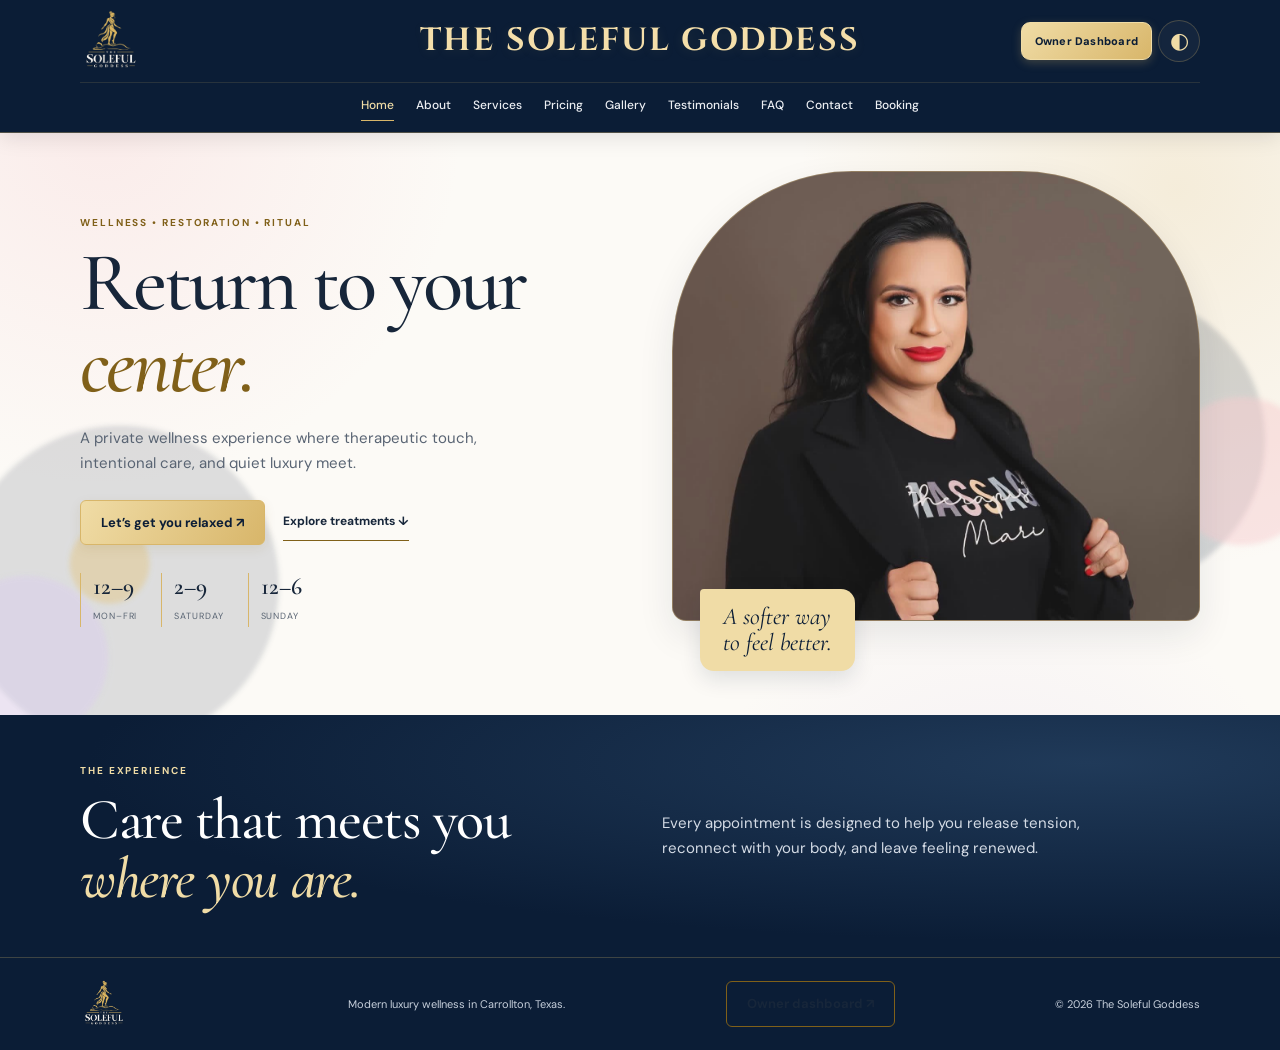
<file: index.html>
<!doctype html><html lang="en"><head><meta charset="utf-8"><meta name="viewport" content="width=device-width,initial-scale=1"><meta name="description" content="The Soleful Goddess luxury wellness spa in Carrollton, Texas."><title>The Soleful Goddess | Home</title><link rel="preconnect" href="https://fonts.googleapis.com"><link rel="preconnect" href="https://fonts.gstatic.com" crossorigin><link href="https://fonts.googleapis.com/css2?family=Cinzel:wght@700;800;900&family=Cormorant+Garamond:wght@400;500;600;700&family=DM+Sans:wght@400;500;600;700&display=swap" rel="stylesheet"><link rel="icon" href="assets/logo.png" type="image/png"><link rel="stylesheet" href="styles.css?v=10"></head><body><header class="site-header"><div class="wrap nav"><a href="index.html" aria-label="Home"><img class="brand-logo" src="assets/logo.png" alt="The Soleful Goddess logo"></a><a class="brand-title" href="index.html">THE SOLEFUL GODDESS</a><div class="nav-actions"><a class="owner-nav" href="owner.html" aria-label="Owner dashboard">Owner Dashboard</a><button class="theme" aria-label="Switch color theme" aria-pressed="false">◐</button><button class="menu" aria-label="Toggle navigation" aria-expanded="false" aria-controls="siteNavigation">☰</button></div></div><nav class="nav-links wrap" id="siteNavigation" aria-label="Main navigation"><a href="index.html" class="active" aria-current="page">Home</a><a href="about.html">About</a><a href="services.html">Services</a><a href="pricing.html">Pricing</a><a href="gallery.html">Gallery</a><a href="testimonials.html">Testimonials</a><a href="faq.html">FAQ</a><a href="contact.html">Contact</a><a href="booking.html">Booking</a></nav></header><main><section class="wrap hero"><div><p class="eyebrow">WELLNESS • RESTORATION • RITUAL</p><h1>Return to your<br><em>center.</em></h1><p>A private wellness experience where therapeutic touch, intentional care, and quiet luxury meet.</p><div class="hero-actions"><a class="button" href="booking.html">Let’s get you relaxed ↗</a><a class="text-link" href="services.html">Explore treatments ↓</a></div><div class="stats"><div><strong>12–9</strong><span>Mon–Fri</span></div><div><strong>2–9</strong><span>Saturday</span></div><div><strong>12–6</strong><span>Sunday</span></div></div></div><div><div class="hero-photo"><img src="assets/portrait.jpg" alt="Veronica Marie Castro, owner of The Soleful Goddess"></div><div class="hero-note">A softer way<br>to feel better.</div></div></section><section class="band"><div class="wrap band-grid"><div><p class="eyebrow">THE EXPERIENCE</p><h2>Care that meets you<br><em>where you are.</em></h2></div><p>Every appointment is designed to help you release tension, reconnect with your body, and leave feeling renewed.</p></div></section></main><footer class="site-footer"><div class="wrap footer"><img class="brand-logo" src="assets/logo.png" alt="The Soleful Goddess"><p>Modern luxury wellness in Carrollton, Texas.</p><a class="button ghost owner-access" href="owner.html">Owner dashboard ↗</a><span>© 2026 The Soleful Goddess</span></div></footer><script src="supabase-config.js?v=1"></script><script src="script.js?v=10"></script><script src="public-content.js?v=1"></script></body></html>
</file>
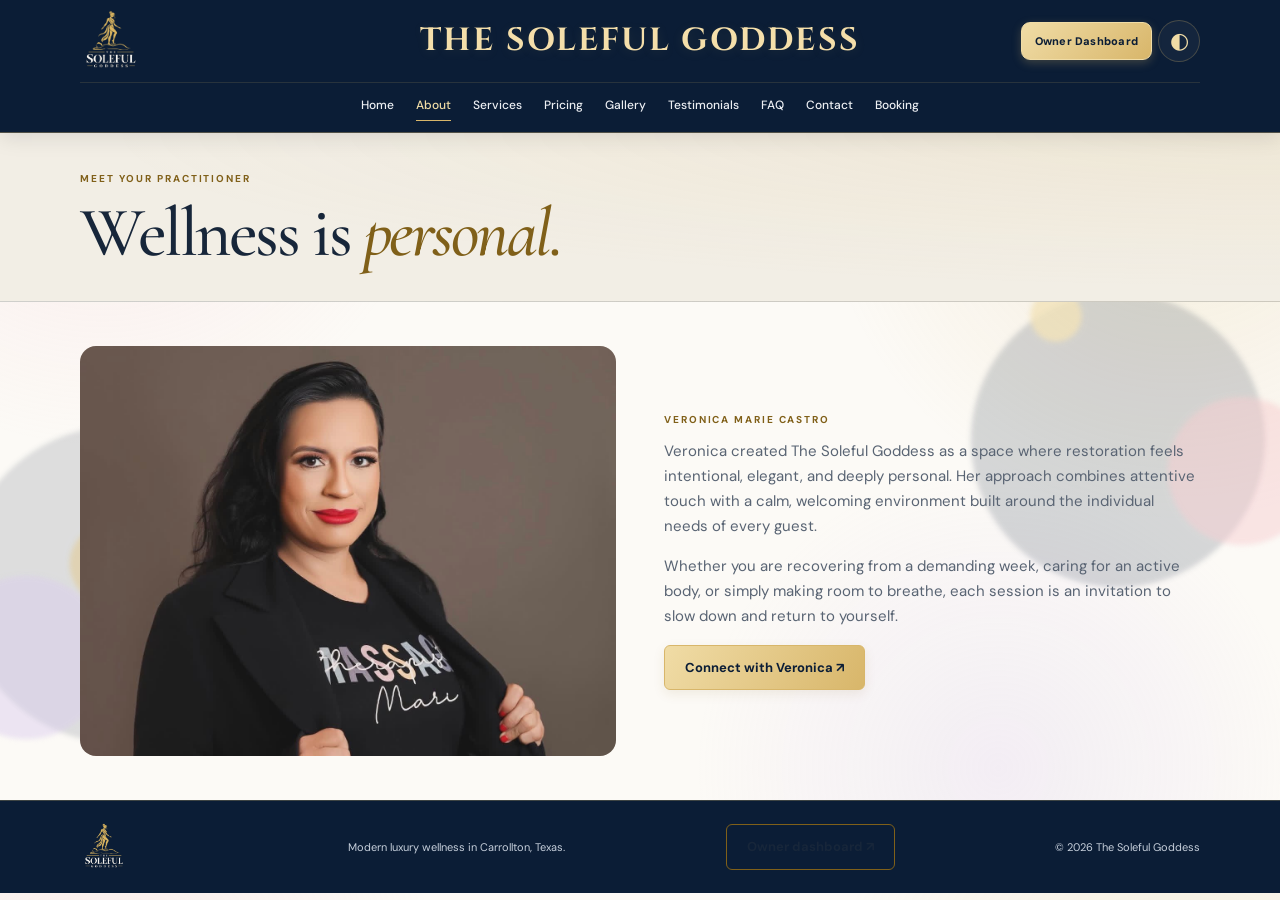
<file: about.html>
<!doctype html><html lang="en"><head><meta charset="utf-8"><meta name="viewport" content="width=device-width,initial-scale=1"><title>About | The Soleful Goddess</title><link rel="preconnect" href="https://fonts.googleapis.com"><link rel="preconnect" href="https://fonts.gstatic.com" crossorigin><link href="https://fonts.googleapis.com/css2?family=Cinzel:wght@700;800;900&family=Cormorant+Garamond:wght@400;500;600;700&family=DM+Sans:wght@400;500;600;700&display=swap" rel="stylesheet"><link rel="icon" href="assets/logo.png" type="image/png"><link rel="stylesheet" href="styles.css?v=10"></head><body><header class="site-header"><div class="wrap nav"><a href="index.html" aria-label="Home"><img class="brand-logo" src="assets/logo.png" alt="The Soleful Goddess logo"></a><a class="brand-title" href="index.html">THE SOLEFUL GODDESS</a><div class="nav-actions"><a class="owner-nav" href="owner.html" aria-label="Owner dashboard">Owner Dashboard</a><button class="theme" aria-label="Switch color theme" aria-pressed="false">◐</button><button class="menu" aria-label="Toggle navigation" aria-expanded="false" aria-controls="siteNavigation">☰</button></div></div><nav class="nav-links wrap" id="siteNavigation" aria-label="Main navigation"><a href="index.html">Home</a><a href="about.html" class="active" aria-current="page">About</a><a href="services.html">Services</a><a href="pricing.html">Pricing</a><a href="gallery.html">Gallery</a><a href="testimonials.html">Testimonials</a><a href="faq.html">FAQ</a><a href="contact.html">Contact</a><a href="booking.html">Booking</a></nav></header><main><section class="page-hero"><div class="wrap"><p class="eyebrow">MEET YOUR PRACTITIONER</p><h1 class="page-title">Wellness is <em>personal.</em></h1></div></section><section class="wrap split"><div class="split-image"><img src="assets/portrait.jpg" alt="Veronica Marie Castro"></div><div class="split-copy"><p class="eyebrow">VERONICA MARIE CASTRO</p><p>Veronica created The Soleful Goddess as a space where restoration feels intentional, elegant, and deeply personal. Her approach combines attentive touch with a calm, welcoming environment built around the individual needs of every guest.</p><p>Whether you are recovering from a demanding week, caring for an active body, or simply making room to breathe, each session is an invitation to slow down and return to yourself.</p><a class="button" href="contact.html">Connect with Veronica ↗</a></div></section></main><footer class="site-footer"><div class="wrap footer"><img class="brand-logo" src="assets/logo.png" alt="The Soleful Goddess"><p>Modern luxury wellness in Carrollton, Texas.</p><a class="button ghost owner-access" href="owner.html">Owner dashboard ↗</a><span>© 2026 The Soleful Goddess</span></div></footer><script src="supabase-config.js?v=1"></script><script src="script.js?v=10"></script></body></html>
</file>
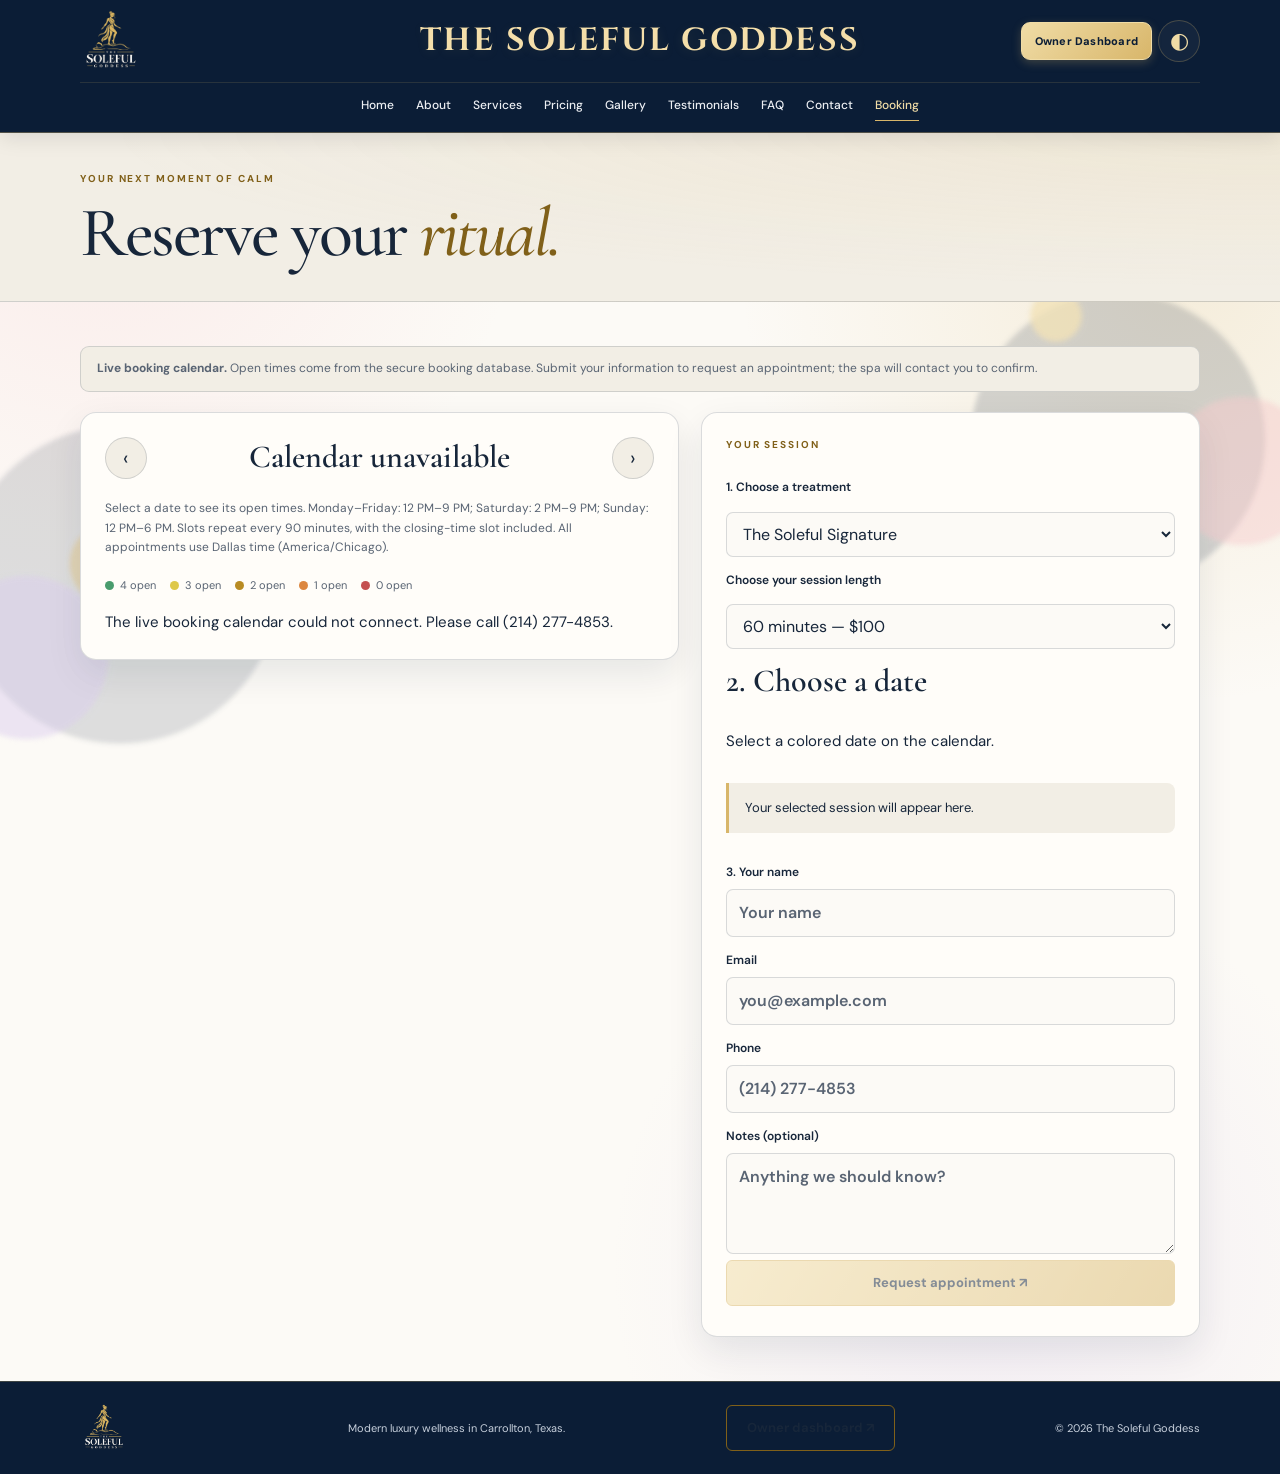
<file: booking.html>
<!doctype html><html lang="en"><head><meta charset="utf-8"><meta name="viewport" content="width=device-width,initial-scale=1"><meta name="description" content="The Soleful Goddess luxury wellness spa in Carrollton, Texas."><title>Booking | The Soleful Goddess</title><link rel="preconnect" href="https://fonts.googleapis.com"><link rel="preconnect" href="https://fonts.gstatic.com" crossorigin><link href="https://fonts.googleapis.com/css2?family=Cinzel:wght@700;800;900&family=Cormorant+Garamond:wght@400;500;600;700&family=DM+Sans:wght@400;500;600;700&display=swap" rel="stylesheet"><link rel="icon" href="assets/logo.png" type="image/png"><link rel="stylesheet" href="styles.css?v=10"></head><body><header class="site-header"><div class="wrap nav"><a href="index.html" aria-label="Home"><img class="brand-logo" src="assets/logo.png" alt="The Soleful Goddess logo"></a><a class="brand-title" href="index.html">THE SOLEFUL GODDESS</a><div class="nav-actions"><a class="owner-nav" href="owner.html" aria-label="Owner dashboard">Owner Dashboard</a><button class="theme" aria-label="Switch color theme" aria-pressed="false">◐</button><button class="menu" aria-label="Toggle navigation" aria-expanded="false" aria-controls="siteNavigation">☰</button></div></div><nav class="nav-links wrap" id="siteNavigation" aria-label="Main navigation"><a href="index.html">Home</a><a href="about.html">About</a><a href="services.html">Services</a><a href="pricing.html">Pricing</a><a href="gallery.html">Gallery</a><a href="testimonials.html">Testimonials</a><a href="faq.html">FAQ</a><a href="contact.html">Contact</a><a href="booking.html" class="active" aria-current="page">Booking</a></nav></header><main><section class="page-hero"><div class="wrap"><p class="eyebrow">YOUR NEXT MOMENT OF CALM</p><h1 class="page-title">Reserve your <em>ritual.</em></h1></div></section><section class="wrap section"><p class="demo-notice"><strong>Live booking calendar.</strong> Open times come from the secure booking database. Submit your information to request an appointment; the spa will contact you to confirm.</p><div class="booking-layout"><section class="calendar-panel" aria-label="Appointment calendar"><div class="calendar-toolbar"><button id="previousMonth" aria-label="Previous month">‹</button><h2 id="calendarMonth" aria-live="polite">Loading calendar…</h2><button id="nextMonth" aria-label="Next month">›</button></div><p class="note">Select a date to see its open times. Monday–Friday: 12 PM–9 PM; Saturday: 2 PM–9 PM; Sunday: 12 PM–6 PM. Slots repeat every 90 minutes, with the closing-time slot included. All appointments use Dallas time (America/Chicago).</p><div class="calendar-legend"><span><i class="dot availability-4"></i>4 open</span><span><i class="dot availability-3"></i>3 open</span><span><i class="dot availability-2"></i>2 open</span><span><i class="dot availability-1"></i>1 open</span><span><i class="dot availability-0"></i>0 open</span></div><div class="calendar-grid" id="calendarGrid"></div><p id="calendarError" role="alert"></p></section><section class="reservation-panel"><form class="reservation-form" id="reservationForm"><p class="eyebrow">YOUR SESSION</p><label for="service">1. Choose a treatment</label><select id="service" required></select><label for="duration">Choose your session length</label><select id="duration" required><option value="60">60 minutes — $100</option><option value="90">90 minutes — $150</option><option value="120">2 hours — $200</option></select><h2 id="selectedDate">2. Choose a date</h2><div class="slots" id="availableSlots" aria-live="polite"><p>Select a colored date on the calendar.</p></div><div class="booking-summary" id="bookingSummary" aria-live="polite">Your selected session will appear here.</div><label>3. Your name<input id="guestName" maxlength="100" required placeholder="Your name" autocomplete="name"></label><label>Email<input id="guestEmail" type="email" maxlength="320" required placeholder="you@example.com" autocomplete="email"></label><label>Phone<input id="guestPhone" type="tel" maxlength="30" placeholder="(214) 277-4853" autocomplete="tel"></label><label>Notes (optional)<textarea id="guestNotes" rows="3" maxlength="500" placeholder="Anything we should know?"></textarea><button class="button" id="reserveButton" type="submit" disabled>Request appointment ↗</button><p id="reservationStatus" role="status"></p></form></section></div></section></main><footer class="site-footer"><div class="wrap footer"><img class="brand-logo" src="assets/logo.png" alt="The Soleful Goddess"><p>Modern luxury wellness in Carrollton, Texas.</p><a class="button ghost owner-access" href="owner.html">Owner dashboard ↗</a><span>© 2026 The Soleful Goddess</span></div></footer><script src="supabase-config.js?v=1"></script><script src="script.js?v=10"></script><script src="booking.js?v=10"></script></body></html>
</file>
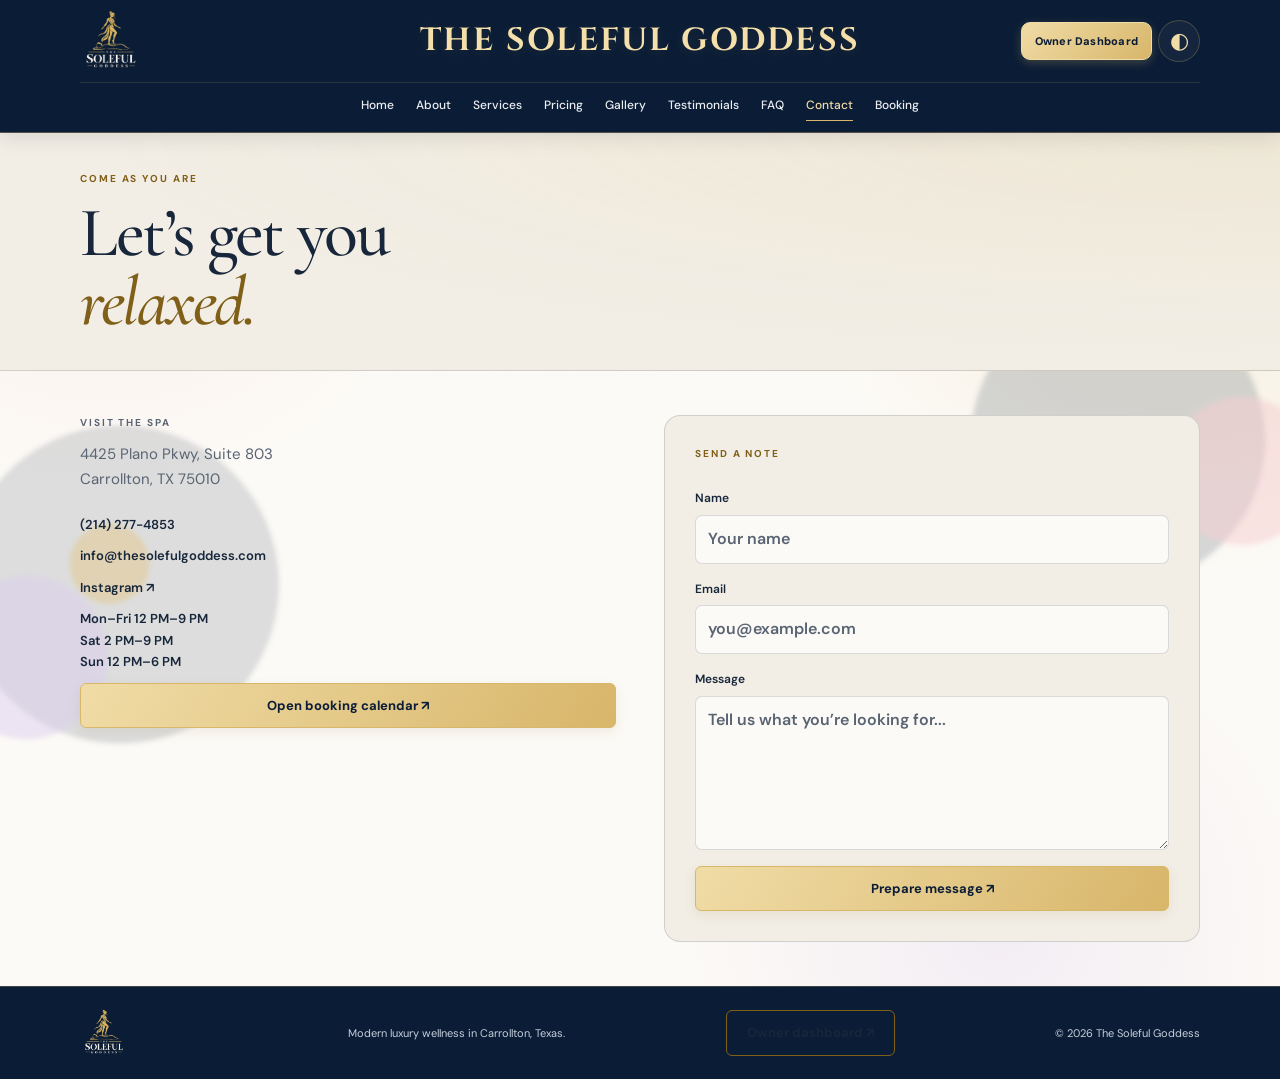
<file: contact.html>
<!doctype html><html lang="en"><head><meta charset="utf-8"><meta name="viewport" content="width=device-width,initial-scale=1"><title>Contact & Booking | The Soleful Goddess</title><link rel="preconnect" href="https://fonts.googleapis.com"><link rel="preconnect" href="https://fonts.gstatic.com" crossorigin><link href="https://fonts.googleapis.com/css2?family=Cinzel:wght@700;800;900&family=Cormorant+Garamond:wght@400;500;600;700&family=DM+Sans:wght@400;500;600;700&display=swap" rel="stylesheet"><link rel="icon" href="assets/logo.png" type="image/png"><link rel="stylesheet" href="styles.css?v=10"></head><body><header class="site-header"><div class="wrap nav"><a href="index.html" aria-label="Home"><img class="brand-logo" src="assets/logo.png" alt="The Soleful Goddess logo"></a><a class="brand-title" href="index.html">THE SOLEFUL GODDESS</a><div class="nav-actions"><a class="owner-nav" href="owner.html" aria-label="Owner dashboard">Owner Dashboard</a><button class="theme" aria-label="Switch color theme" aria-pressed="false">◐</button><button class="menu" aria-label="Toggle navigation" aria-expanded="false" aria-controls="siteNavigation">☰</button></div></div><nav class="nav-links wrap" id="siteNavigation" aria-label="Main navigation"><a href="index.html">Home</a><a href="about.html">About</a><a href="services.html">Services</a><a href="pricing.html">Pricing</a><a href="gallery.html">Gallery</a><a href="testimonials.html">Testimonials</a><a href="faq.html">FAQ</a><a href="contact.html" class="active" aria-current="page">Contact</a><a href="booking.html">Booking</a></nav></header><main><section class="page-hero"><div class="wrap"><p class="eyebrow">COME AS YOU ARE</p><h1 class="page-title">Let’s get you<br><em>relaxed.</em></h1></div></section><section class="wrap contact-grid"><div class="contact-info"><p class="eyebrow">VISIT THE SPA</p><p>4425 Plano Pkwy, Suite 803<br>Carrollton, TX 75010</p><div class="contact-links"><a href="tel:+12142774853">(214) 277-4853</a><a href="mailto:info@thesolefulgoddess.com">info@thesolefulgoddess.com</a><a href="https://www.instagram.com/soleful_goddess_healing/" target="_blank" rel="noreferrer">Instagram ↗</a><span>Mon–Fri 12 PM–9 PM<br>Sat 2 PM–9 PM<br>Sun 12 PM–6 PM</span><a class="button" href="booking.html">Open booking calendar ↗</a></div></div><form class="contact-form" id="contactForm"><p class="eyebrow">SEND A NOTE</p><label>Name<input name="name" required placeholder="Your name"></label><label>Email<input type="email" name="email" required placeholder="you@example.com"></label><label>Message<textarea name="message" required rows="5" placeholder="Tell us what you’re looking for..."></textarea></label><button class="button" type="submit">Prepare message ↗</button><p class="success" id="contactSuccess"></p></form></section></main><footer class="site-footer"><div class="wrap footer"><img class="brand-logo" src="assets/logo.png" alt="The Soleful Goddess"><p>Modern luxury wellness in Carrollton, Texas.</p><a class="button ghost owner-access" href="owner.html">Owner dashboard ↗</a><span>© 2026 The Soleful Goddess</span></div></footer><script src="supabase-config.js?v=1"></script><script src="script.js?v=10"></script></body></html>
</file>
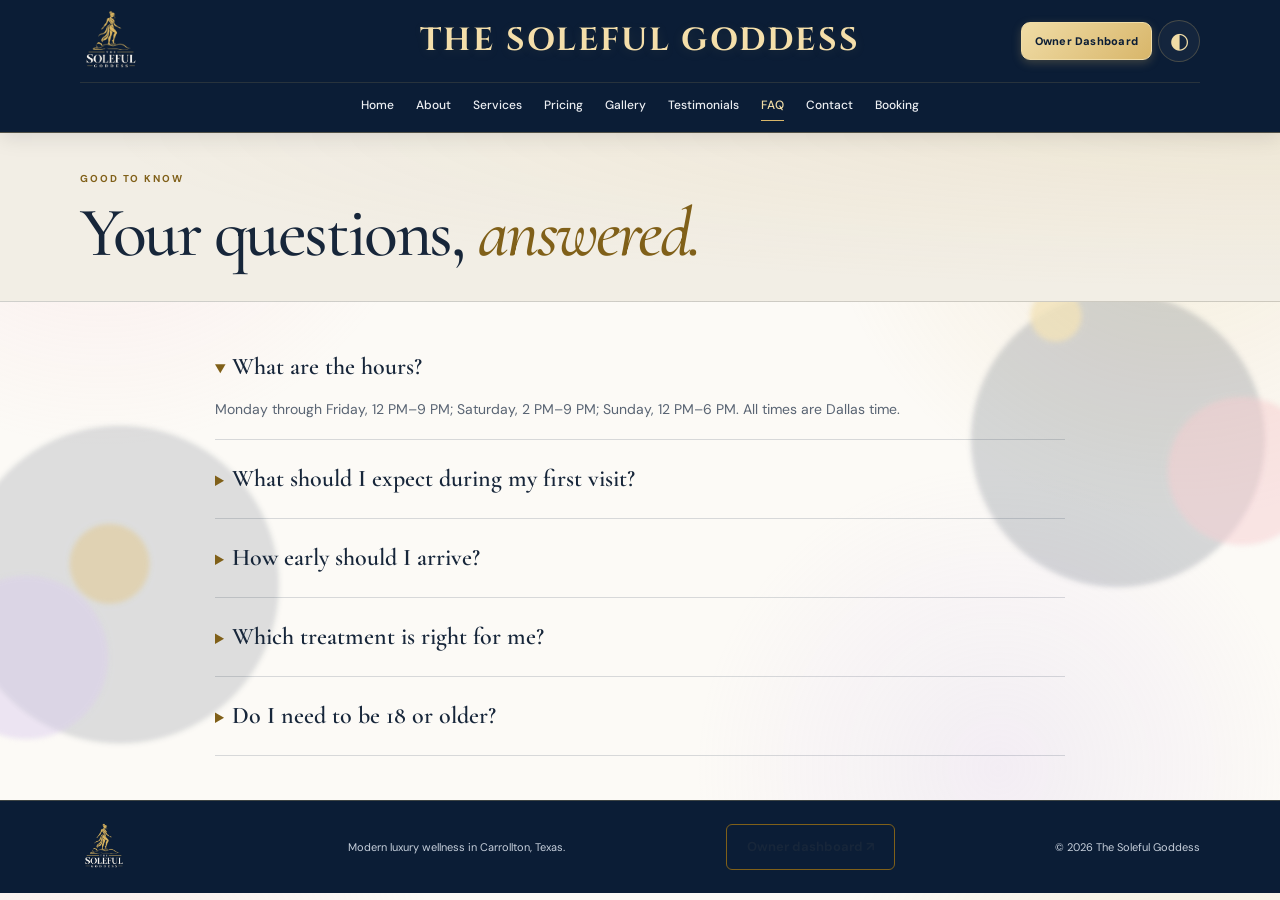
<file: faq.html>
<!doctype html><html lang="en"><head><meta charset="utf-8"><meta name="viewport" content="width=device-width,initial-scale=1"><title>FAQ | The Soleful Goddess</title><link rel="preconnect" href="https://fonts.googleapis.com"><link rel="preconnect" href="https://fonts.gstatic.com" crossorigin><link href="https://fonts.googleapis.com/css2?family=Cinzel:wght@700;800;900&family=Cormorant+Garamond:wght@400;500;600;700&family=DM+Sans:wght@400;500;600;700&display=swap" rel="stylesheet"><link rel="icon" href="assets/logo.png" type="image/png"><link rel="stylesheet" href="styles.css?v=10"></head><body><header class="site-header"><div class="wrap nav"><a href="index.html" aria-label="Home"><img class="brand-logo" src="assets/logo.png" alt="The Soleful Goddess logo"></a><a class="brand-title" href="index.html">THE SOLEFUL GODDESS</a><div class="nav-actions"><a class="owner-nav" href="owner.html" aria-label="Owner dashboard">Owner Dashboard</a><button class="theme" aria-label="Switch color theme" aria-pressed="false">◐</button><button class="menu" aria-label="Toggle navigation" aria-expanded="false" aria-controls="siteNavigation">☰</button></div></div><nav class="nav-links wrap" id="siteNavigation" aria-label="Main navigation"><a href="index.html">Home</a><a href="about.html">About</a><a href="services.html">Services</a><a href="pricing.html">Pricing</a><a href="gallery.html">Gallery</a><a href="testimonials.html">Testimonials</a><a href="faq.html" class="active" aria-current="page">FAQ</a><a href="contact.html">Contact</a><a href="booking.html">Booking</a></nav></header><main><section class="page-hero"><div class="wrap"><p class="eyebrow">GOOD TO KNOW</p><h1 class="page-title">Your questions, <em>answered.</em></h1></div></section><section class="wrap section"><div class="faq"><details open><summary>What are the hours?</summary><p>Monday through Friday, 12 PM–9 PM; Saturday, 2 PM–9 PM; Sunday, 12 PM–6 PM. All times are Dallas time.</p></details><details><summary>What should I expect during my first visit?</summary><p>Your session begins with a brief conversation about your goals and comfort preferences. Veronica then tailors the treatment to your needs.</p></details><details><summary>How early should I arrive?</summary><p>Arrive 10 minutes before your appointment so you can settle in and complete any necessary intake information.</p></details><details><summary>Which treatment is right for me?</summary><p>Reflexology is focused on the feet, Thai Massage emphasizes stretching and compression, Sports Massage supports active bodies, and Full Body Massage is ideal for broad relaxation.</p></details><details><summary>Do I need to be 18 or older?</summary><p>Yes. The Soleful Goddess welcomes guests age 18 and older.</p></details></div></section></main><footer class="site-footer"><div class="wrap footer"><img class="brand-logo" src="assets/logo.png" alt="The Soleful Goddess"><p>Modern luxury wellness in Carrollton, Texas.</p><a class="button ghost owner-access" href="owner.html">Owner dashboard ↗</a><span>© 2026 The Soleful Goddess</span></div></footer><script src="supabase-config.js?v=1"></script><script src="script.js?v=10"></script></body></html>
</file>
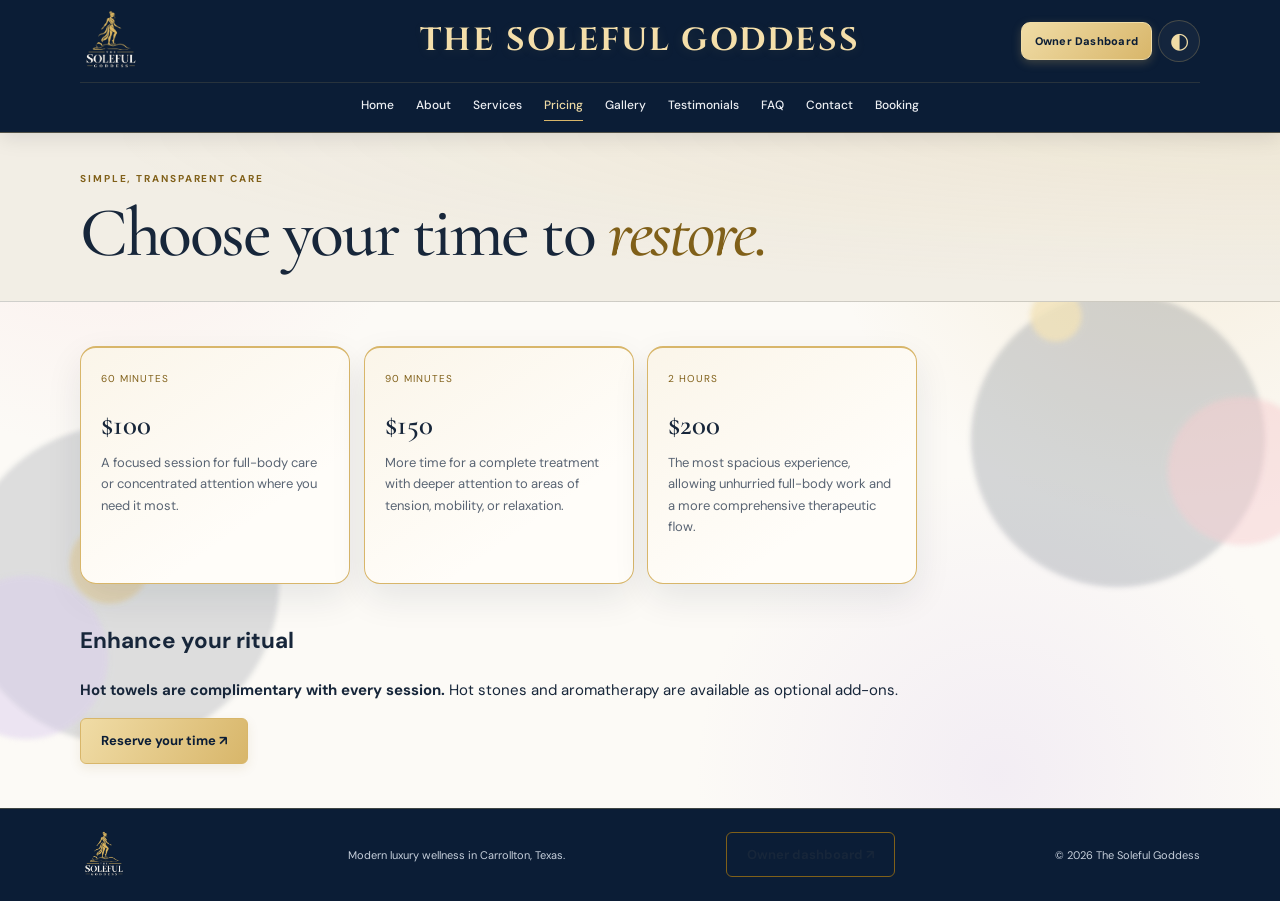
<file: pricing.html>
<!doctype html><html lang="en"><head><meta charset="utf-8"><meta name="viewport" content="width=device-width,initial-scale=1"><title>Pricing | The Soleful Goddess</title><link rel="preconnect" href="https://fonts.googleapis.com"><link rel="preconnect" href="https://fonts.gstatic.com" crossorigin><link href="https://fonts.googleapis.com/css2?family=Cinzel:wght@700;800;900&family=Cormorant+Garamond:wght@400;500;600;700&family=DM+Sans:wght@400;500;600;700&display=swap" rel="stylesheet"><link rel="icon" href="assets/logo.png" type="image/png"><link rel="stylesheet" href="styles.css?v=10"></head><body><header class="site-header"><div class="wrap nav"><a href="index.html" aria-label="Home"><img class="brand-logo" src="assets/logo.png" alt="The Soleful Goddess logo"></a><a class="brand-title" href="index.html">THE SOLEFUL GODDESS</a><div class="nav-actions"><a class="owner-nav" href="owner.html" aria-label="Owner dashboard">Owner Dashboard</a><button class="theme" aria-label="Switch color theme" aria-pressed="false">◐</button><button class="menu" aria-label="Toggle navigation" aria-expanded="false" aria-controls="siteNavigation">☰</button></div></div><nav class="nav-links wrap" id="siteNavigation" aria-label="Main navigation"><a href="index.html">Home</a><a href="about.html">About</a><a href="services.html">Services</a><a href="pricing.html" class="active" aria-current="page">Pricing</a><a href="gallery.html">Gallery</a><a href="testimonials.html">Testimonials</a><a href="faq.html">FAQ</a><a href="contact.html">Contact</a><a href="booking.html">Booking</a></nav></header><main><section class="page-hero"><div class="wrap"><p class="eyebrow">SIMPLE, TRANSPARENT CARE</p><h1 class="page-title">Choose your time to <em>restore.</em></h1></div></section><section class="wrap section"><div class="service-grid"><article class="card featured"><span class="number">60 MINUTES</span><h3>$100</h3><p>A focused session for full-body care or concentrated attention where you need it most.</p></article><article class="card featured"><span class="number">90 MINUTES</span><h3>$150</h3><p>More time for a complete treatment with deeper attention to areas of tension, mobility, or relaxation.</p></article><article class="card featured"><span class="number">2 HOURS</span><h3>$200</h3><p>The most spacious experience, allowing unhurried full-body work and a more comprehensive therapeutic flow.</p></article></div><div style="margin-top:38px"><h2>Enhance your ritual</h2><p><strong>Hot towels are complimentary with every session.</strong> Hot stones and aromatherapy are available as optional add-ons.</p><a class="button" href="booking.html">Reserve your time ↗</a></div></section></main><footer class="site-footer"><div class="wrap footer"><img class="brand-logo" src="assets/logo.png" alt="The Soleful Goddess"><p>Modern luxury wellness in Carrollton, Texas.</p><a class="button ghost owner-access" href="owner.html">Owner dashboard ↗</a><span>© 2026 The Soleful Goddess</span></div></footer><script src="supabase-config.js?v=1"></script><script src="script.js?v=10"></script><script src="public-content.js?v=1"></script></body></html>
</file>
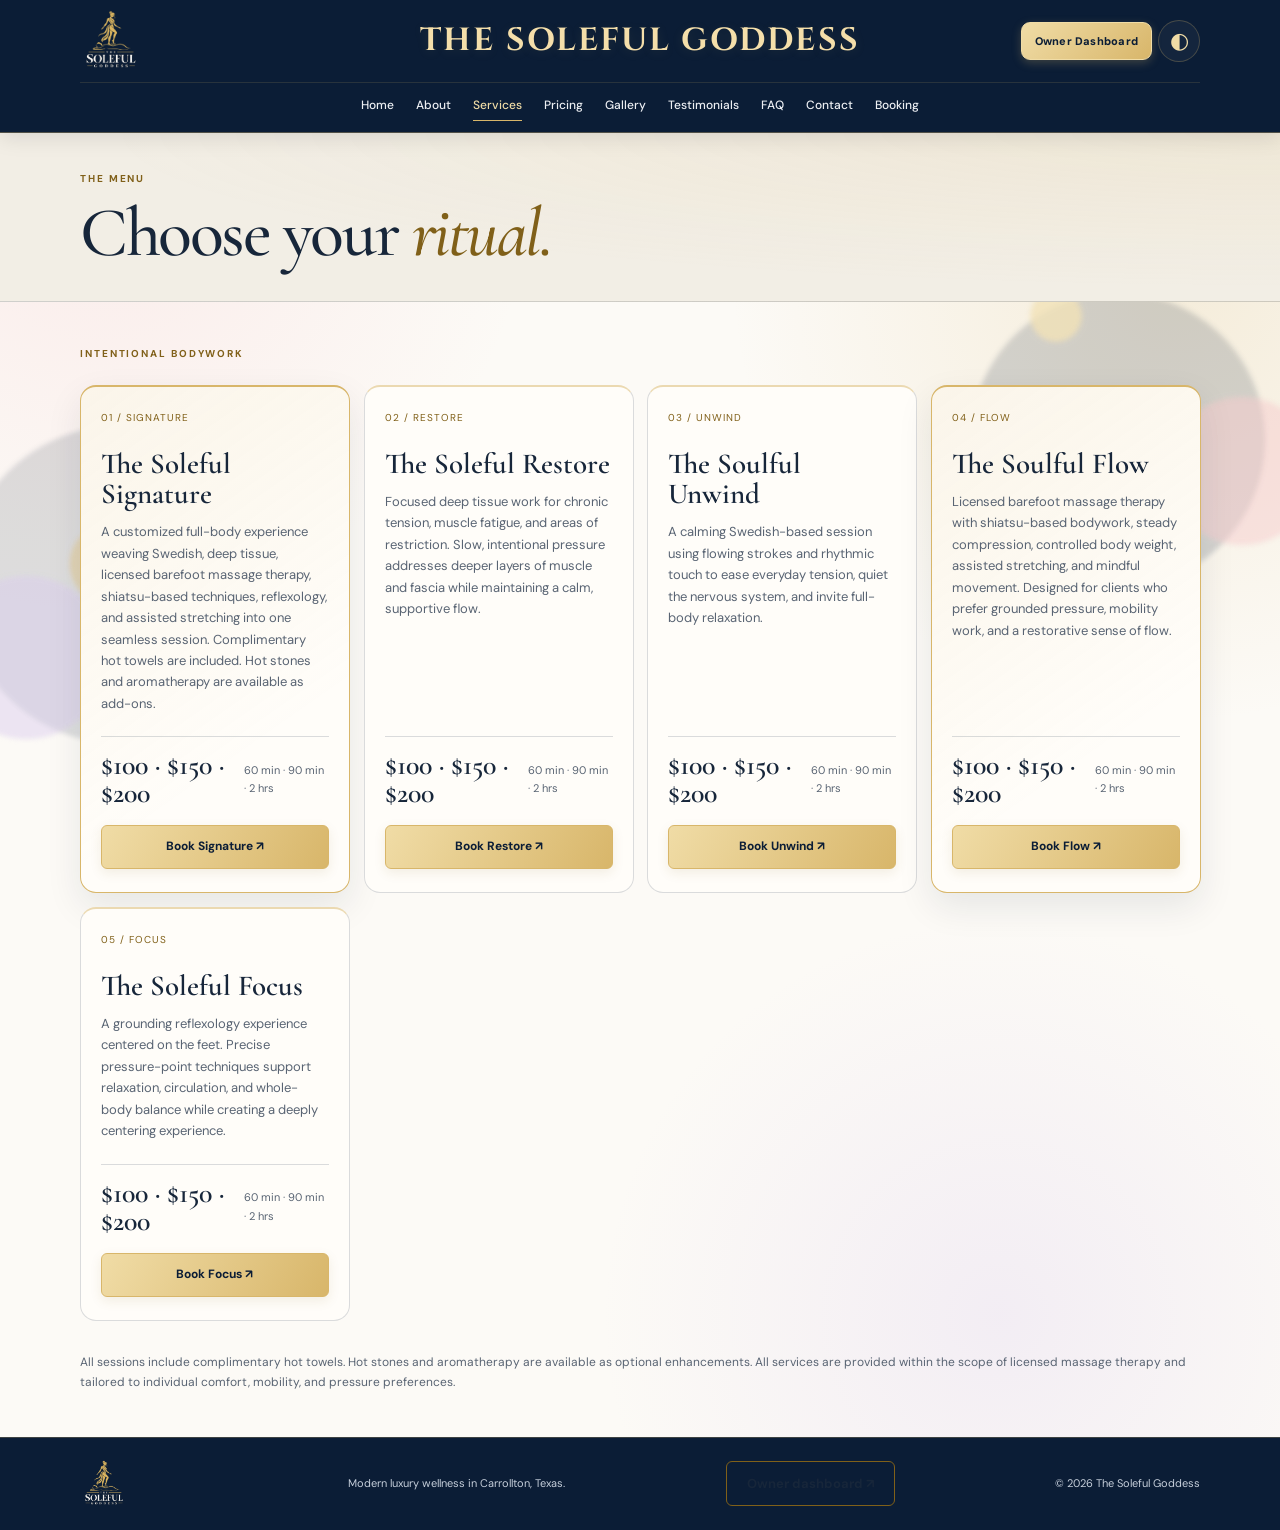
<file: services.html>
<!doctype html><html lang="en"><head><meta charset="utf-8"><meta name="viewport" content="width=device-width,initial-scale=1"><title>Services | The Soleful Goddess</title><link rel="preconnect" href="https://fonts.googleapis.com"><link rel="preconnect" href="https://fonts.gstatic.com" crossorigin><link href="https://fonts.googleapis.com/css2?family=Cinzel:wght@700;800;900&family=Cormorant+Garamond:wght@400;500;600;700&family=DM+Sans:wght@400;500;600;700&display=swap" rel="stylesheet"><link rel="icon" href="assets/logo.png" type="image/png"><link rel="stylesheet" href="styles.css?v=10"></head><body><header class="site-header"><div class="wrap nav"><a href="index.html" aria-label="Home"><img class="brand-logo" src="assets/logo.png" alt="The Soleful Goddess logo"></a><a class="brand-title" href="index.html">THE SOLEFUL GODDESS</a><div class="nav-actions"><a class="owner-nav" href="owner.html" aria-label="Owner dashboard">Owner Dashboard</a><button class="theme" aria-label="Switch color theme" aria-pressed="false">◐</button><button class="menu" aria-label="Toggle navigation" aria-expanded="false" aria-controls="siteNavigation">☰</button></div></div><nav class="nav-links wrap" id="siteNavigation" aria-label="Main navigation"><a href="index.html">Home</a><a href="about.html">About</a><a href="services.html" class="active" aria-current="page">Services</a><a href="pricing.html">Pricing</a><a href="gallery.html">Gallery</a><a href="testimonials.html">Testimonials</a><a href="faq.html">FAQ</a><a href="contact.html">Contact</a><a href="booking.html">Booking</a></nav></header><main><section class="page-hero"><div class="wrap"><p class="eyebrow">THE MENU</p><h1 class="page-title">Choose your <em>ritual.</em></h1></div></section><section class="wrap section"><div class="section-head"><p class="eyebrow">INTENTIONAL BODYWORK</p></div><div class="service-grid">
<article class="card featured"><span class="number">01 / SIGNATURE</span><h3>The Soleful Signature</h3><p>A customized full-body experience weaving Swedish, deep tissue, licensed barefoot massage therapy, shiatsu-based techniques, reflexology, and assisted stretching into one seamless session. Complimentary hot towels are included. Hot stones and aromatherapy are available as add-ons.</p><div class="card-bottom"><strong>$100 · $150 · $200</strong><span>60 min · 90 min · 2 hrs</span></div><a class="button service-book" href="booking.html?service=The%20Soleful%20Signature">Book Signature ↗</a></article>
<article class="card"><span class="number">02 / RESTORE</span><h3>The Soleful Restore</h3><p>Focused deep tissue work for chronic tension, muscle fatigue, and areas of restriction. Slow, intentional pressure addresses deeper layers of muscle and fascia while maintaining a calm, supportive flow.</p><div class="card-bottom"><strong>$100 · $150 · $200</strong><span>60 min · 90 min · 2 hrs</span></div><a class="button service-book" href="booking.html?service=The%20Soleful%20Restore">Book Restore ↗</a></article>
<article class="card"><span class="number">03 / UNWIND</span><h3>The Soulful Unwind</h3><p>A calming Swedish-based session using flowing strokes and rhythmic touch to ease everyday tension, quiet the nervous system, and invite full-body relaxation.</p><div class="card-bottom"><strong>$100 · $150 · $200</strong><span>60 min · 90 min · 2 hrs</span></div><a class="button service-book" href="booking.html?service=The%20Soulful%20Unwind">Book Unwind ↗</a></article>
<article class="card featured"><span class="number">04 / FLOW</span><h3>The Soulful Flow</h3><p>Licensed barefoot massage therapy with shiatsu-based bodywork, steady compression, controlled body weight, assisted stretching, and mindful movement. Designed for clients who prefer grounded pressure, mobility work, and a restorative sense of flow.</p><div class="card-bottom"><strong>$100 · $150 · $200</strong><span>60 min · 90 min · 2 hrs</span></div><a class="button service-book" href="booking.html?service=The%20Soulful%20Flow">Book Flow ↗</a></article>
<article class="card"><span class="number">05 / FOCUS</span><h3>The Soleful Focus</h3><p>A grounding reflexology experience centered on the feet. Precise pressure-point techniques support relaxation, circulation, and whole-body balance while creating a deeply centering experience.</p><div class="card-bottom"><strong>$100 · $150 · $200</strong><span>60 min · 90 min · 2 hrs</span></div><a class="button service-book" href="booking.html?service=The%20Soleful%20Focus">Book Focus ↗</a></article>
</div><p class="note" style="margin-top:32px">All sessions include complimentary hot towels. Hot stones and aromatherapy are available as optional enhancements. All services are provided within the scope of licensed massage therapy and tailored to individual comfort, mobility, and pressure preferences.</p></section></main><footer class="site-footer"><div class="wrap footer"><img class="brand-logo" src="assets/logo.png" alt="The Soleful Goddess"><p>Modern luxury wellness in Carrollton, Texas.</p><a class="button ghost owner-access" href="owner.html">Owner dashboard ↗</a><span>© 2026 The Soleful Goddess</span></div></footer><script src="supabase-config.js?v=1"></script><script src="script.js?v=10"></script><script src="public-content.js?v=1"></script></body></html>
</file>
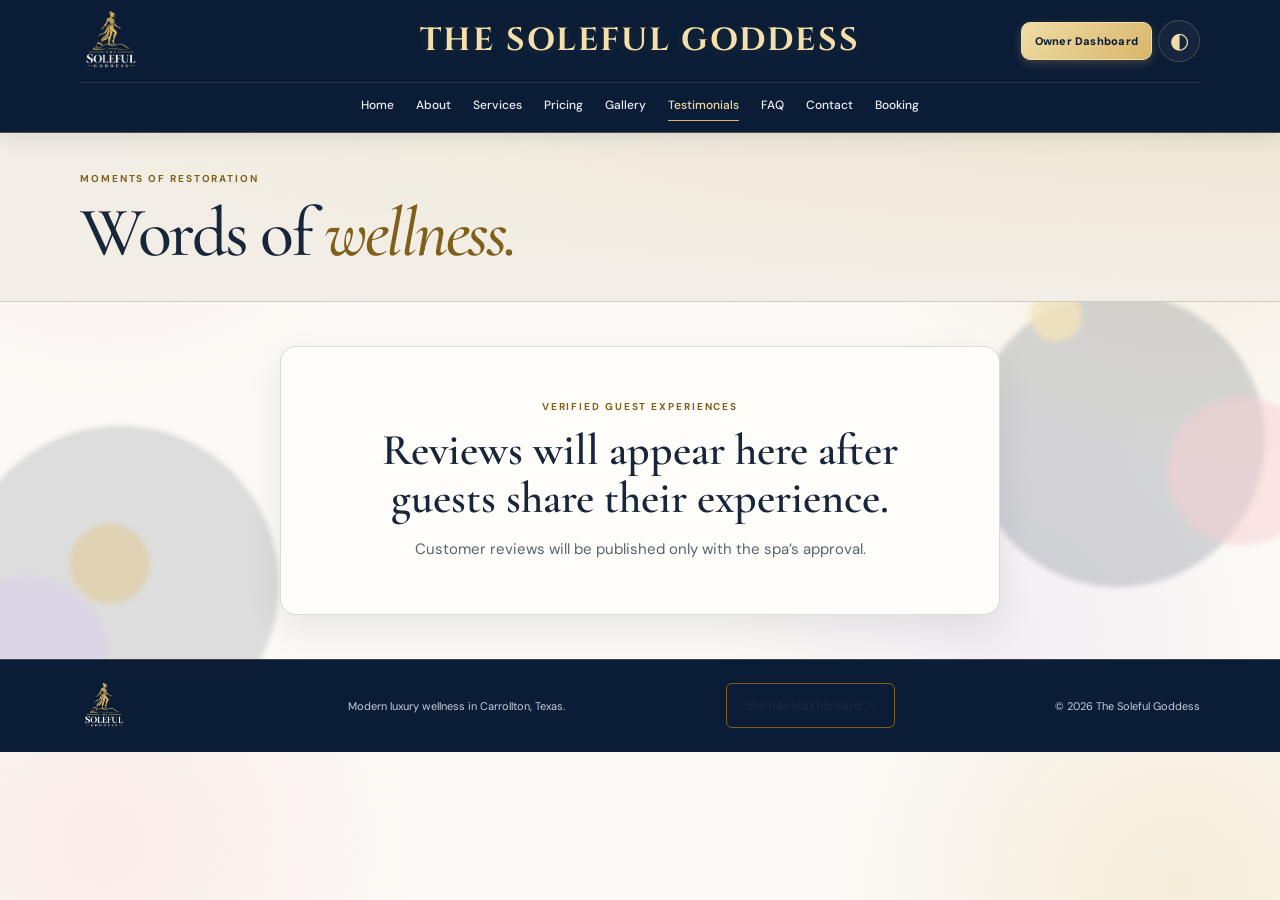
<file: testimonials.html>
<!doctype html><html lang="en"><head><meta charset="utf-8"><meta name="viewport" content="width=device-width,initial-scale=1"><meta name="description" content="The Soleful Goddess luxury wellness spa in Carrollton, Texas."><title>Testimonials | The Soleful Goddess</title><link rel="preconnect" href="https://fonts.googleapis.com"><link rel="preconnect" href="https://fonts.gstatic.com" crossorigin><link href="https://fonts.googleapis.com/css2?family=Cinzel:wght@700;800;900&family=Cormorant+Garamond:wght@400;500;600;700&family=DM+Sans:wght@400;500;600;700&display=swap" rel="stylesheet"><link rel="icon" href="assets/logo.png" type="image/png"><link rel="stylesheet" href="styles.css?v=10"></head><body><header class="site-header"><div class="wrap nav"><a href="index.html" aria-label="Home"><img class="brand-logo" src="assets/logo.png" alt="The Soleful Goddess logo"></a><a class="brand-title" href="index.html">THE SOLEFUL GODDESS</a><div class="nav-actions"><a class="owner-nav" href="owner.html" aria-label="Owner dashboard">Owner Dashboard</a><button class="theme" aria-label="Switch color theme" aria-pressed="false">◐</button><button class="menu" aria-label="Toggle navigation" aria-expanded="false" aria-controls="siteNavigation">☰</button></div></div><nav class="nav-links wrap" id="siteNavigation" aria-label="Main navigation"><a href="index.html">Home</a><a href="about.html">About</a><a href="services.html">Services</a><a href="pricing.html">Pricing</a><a href="gallery.html">Gallery</a><a href="testimonials.html" class="active" aria-current="page">Testimonials</a><a href="faq.html">FAQ</a><a href="contact.html">Contact</a><a href="booking.html">Booking</a></nav></header><main><section class="page-hero"><div class="wrap"><p class="eyebrow">MOMENTS OF RESTORATION</p><h1 class="page-title">Words of <em>wellness.</em></h1></div></section><section class="wrap section"><div class="empty-reviews"><p class="eyebrow">VERIFIED GUEST EXPERIENCES</p><h2>Reviews will appear here after guests share their experience.</h2><p>Customer reviews will be published only with the spa’s approval.</p></div></section></main><footer class="site-footer"><div class="wrap footer"><img class="brand-logo" src="assets/logo.png" alt="The Soleful Goddess"><p>Modern luxury wellness in Carrollton, Texas.</p><a class="button ghost owner-access" href="owner.html">Owner dashboard ↗</a><span>© 2026 The Soleful Goddess</span></div></footer><script src="supabase-config.js?v=1"></script><script src="script.js?v=10"></script></body></html>
</file>
<file: styles.css>
:root {
  --navy:#0b1d36; --navy2:#172f50; --gold:#d8b66a; --gold2:#f0dca6;
  --accent:#806019; --ink:#17263a; --paper:#fcfaf6; --soft:#f2eee5;
  --muted:#596473; --line:rgba(11,29,54,.15); --surface:#fffdf9;
  --shadow:0 14px 36px rgba(11,29,54,.09); --radius:16px;
  --serif:'Cormorant Garamond',Georgia,serif;
}
* { box-sizing:border-box; }
[hidden] { display:none !important; }
html { scroll-behavior:smooth; scroll-padding-top:130px; }
body { margin:0; background:var(--paper); color:var(--ink); font:400 15px/1.65 'DM Sans',Arial,sans-serif; -webkit-font-smoothing:antialiased; }
body.dark { color-scheme:dark; --paper:#0d192b; --soft:#14263d; --surface:#172c45; --ink:#faf6ec; --muted:#becbd9; --accent:#e4c783; --line:rgba(240,220,166,.22); --shadow:0 14px 36px rgba(0,0,0,.22); }
a { color:inherit; text-decoration:none; }
button,input,select,textarea { font:inherit; }
button { cursor:pointer; }
button:disabled { cursor:not-allowed; }
img { display:block; max-width:100%; }
button,a,input,select,textarea,summary { -webkit-tap-highlight-color:transparent; }
:focus-visible { outline:3px solid var(--accent); outline-offset:4px; }
.site-header :focus-visible,.site-footer :focus-visible,.band :focus-visible { outline-color:var(--gold2); }
::selection { background:var(--gold2); color:var(--navy); }
h1,h2,h3,p { overflow-wrap:break-word; }
h1,h2,h3 { text-wrap:balance; }
p { margin:0 0 16px; }
p:last-child { margin-bottom:0; }
.wrap { width:min(1120px,calc(100% - 48px)); margin-inline:auto; }
/* The title occupies the center track; equal side tracks keep it truly centered. */
.site-header { position:sticky; top:0; z-index:20; background:var(--navy); color:#faf6ed; border-bottom:1px solid rgba(216,182,106,.34); box-shadow:0 5px 20px rgba(3,13,28,.1); }
.nav { display:grid; grid-template-columns:minmax(100px,1fr) minmax(0,3fr) minmax(100px,1fr); align-items:center; gap:16px; min-height:82px; padding-block:8px; }
.nav > a:first-child { justify-self:start; min-width:0; }
.brand-logo { width:126px; height:62px; object-fit:contain; object-position:left center; }
.brand-title { display:block; min-width:0; text-align:center; font:700 clamp(18px,2.6vw,32px)/1.22 'Cinzel',Georgia,serif; letter-spacing:.065em; color:#f5dfaa; text-shadow:0 2px 12px rgba(216,182,106,.12); }
.nav-actions { display:flex; justify-content:flex-end; align-items:center; gap:6px; justify-self:end; }
.theme,.menu { display:grid; place-items:center; width:42px; height:42px; padding:0; border:1px solid rgba(216,182,106,.26); border-radius:50%; background:rgba(255,255,255,.04); color:var(--gold2); font-size:22px; }
.menu { display:none; }
.nav-links { display:flex; align-items:center; justify-content:center; flex-wrap:wrap; gap:4px 22px; margin:0; padding:8px 20px 11px; border-top:1px solid rgba(216,182,106,.14); background:var(--navy); color:#edeff3; font-size:12px; font-weight:500; }
.nav-links a { position:relative; padding:5px 0; }
.nav-links a::after { content:''; position:absolute; inset:auto 0 0; height:1px; background:var(--gold); transform:scaleX(0); transition:transform .22s ease; }
.nav-links a:hover,.nav-links a.active { color:var(--gold2); }
.nav-links a:hover::after,.nav-links a.active::after { transform:scaleX(1); }
.button { display:inline-flex; align-items:center; justify-content:center; gap:10px; min-height:44px; padding:11px 20px; border:1px solid var(--gold); border-radius:6px; background:linear-gradient(120deg,var(--gold2),var(--gold)); color:var(--navy); font-size:13px; font-weight:700; text-align:center; box-shadow:0 4px 12px rgba(128,96,25,.1); }
.button.ghost { background:transparent; color:var(--ink); border-color:var(--accent); box-shadow:none; }
.band .button.ghost,.booking-copy .button.ghost { color:var(--gold2); border-color:var(--gold); }
.eyebrow { color:var(--accent); font-size:10px; line-height:1.5; font-weight:700; letter-spacing:.19em; margin:0 0 12px; }
.band .eyebrow,.booking-copy .eyebrow { color:var(--gold2); }
.hero { display:grid; grid-template-columns:1fr 1fr; align-items:center; gap:clamp(28px,5vw,64px); padding-block:38px 44px; }
.hero > *, .split > *, .band-grid > *, .contact-grid > *, .booking-layout > * { min-width:0; }
.hero h1,.page-title { font:500 clamp(52px,6.5vw,84px)/.99 var(--serif); letter-spacing:-.035em; margin:0 0 20px; }
.hero h1 em,.page-title em,h2 em { color:var(--accent); font-style:italic; }
.hero p:not(.eyebrow) { max-width:410px; color:var(--muted); }
.hero-actions { display:flex; flex-wrap:wrap; gap:18px; align-items:center; margin:24px 0 28px; }
.text-link { display:inline-flex; align-items:center; gap:8px; min-height:36px; border-bottom:1px solid var(--accent); font-size:12px; font-weight:700; }
.stats { display:flex; flex-wrap:wrap; gap:24px; }
.stats div { border-left:1px solid var(--gold); padding-left:12px; }
.stats strong { display:block; font:600 24px/1.2 var(--serif); }
.stats span { font-size:9px; letter-spacing:.1em; color:var(--muted); text-transform:uppercase; }
.hero-photo { height:clamp(330px,38vw,450px); overflow:hidden; border-radius:180px 180px 14px 14px; background:#75665d; box-shadow:var(--shadow); border:1px solid rgba(216,182,106,.3); }
.hero-photo img { width:100%; height:100%; object-fit:cover; object-position:center 17%; }
.hero-note { display:inline-block; margin:-32px 0 0 28px; position:relative; background:var(--gold2); padding:15px 23px; border-radius:4px 14px 14px; color:var(--navy); font:italic 24px/1.08 var(--serif); box-shadow:0 8px 22px rgba(11,29,54,.12); }
.band { background:radial-gradient(ellipse at 85% 20%,#203a59,var(--navy) 65%); color:#fff; padding:48px 0; }
.band h2,.section-head h2 { font:500 clamp(38px,4.7vw,58px)/1.03 var(--serif); margin:0; letter-spacing:-.025em; }
.band h2 em { color:var(--gold2); }
.band p { max-width:420px; color:#d4dbe5; }
.band-grid { display:grid; grid-template-columns:1fr 1fr; gap:44px; align-items:center; }
.page-hero { padding:38px 0 34px; background:radial-gradient(ellipse at top right,rgba(216,182,106,.12),transparent 65%),var(--soft); border-bottom:1px solid var(--line); }
.page-title { font-size:clamp(44px,5.8vw,70px); margin:0; }
.split { display:grid; grid-template-columns:1fr 1fr; gap:48px; align-items:center; padding-block:44px; }
.split-image { height:410px; overflow:hidden; border-radius:var(--radius); background:var(--soft); }
.split-image img { width:100%; height:100%; object-fit:cover; object-position:center 20%; }
.split-copy p { color:var(--muted); }
.split-copy .eyebrow { color:var(--accent); }
.section { padding-block:44px; }
.section + .section { padding-top:12px; }
.section-head { display:flex; justify-content:space-between; align-items:end; gap:20px; margin-bottom:24px; }
.service-grid { display:grid; grid-template-columns:repeat(4,minmax(0,1fr)); gap:14px; }
.card { background:var(--surface); border:1px solid var(--line); border-top:2px solid rgba(216,182,106,.5); border-radius:var(--radius); padding:23px 20px; display:flex; flex-direction:column; }
.card.featured { border-color:var(--gold); background:linear-gradient(145deg,rgba(216,182,106,.11),transparent 70%),var(--surface); box-shadow:var(--shadow); }
.card .number { color:var(--accent); font-size:10px; letter-spacing:.1em; }
.card h3 { font:600 29px/1.05 var(--serif); margin:22px 0 12px; }
.card p { color:var(--muted); font-size:13px; margin-bottom:22px; }
.card-bottom { margin-top:auto; border-top:1px solid var(--line); padding-top:14px; display:flex; align-items:center; justify-content:space-between; gap:8px; }
.card-bottom strong { font:600 28px/1 var(--serif); }
.card-bottom span { font-size:11px; color:var(--muted); }
.filters { display:flex; gap:8px; flex-wrap:wrap; }
.filter { background:transparent; border:1px solid var(--line); border-radius:30px; color:var(--muted); min-height:40px; padding:8px 16px; font-size:12px; }
.filter.active { background:var(--navy); color:var(--gold2); border-color:var(--gold); }
.booking { background:var(--navy); color:#fff; display:grid; grid-template-columns:.9fr 1.1fr; border:1px solid var(--line); border-radius:var(--radius); overflow:hidden; }
.booking-copy { padding:36px; }
.booking-copy h2 { font:500 clamp(38px,4.5vw,56px)/1 var(--serif); margin:0 0 20px; }
.booking-copy p { color:#d5dce6; }
.booking-form,.contact-form { background:var(--soft); color:var(--ink); padding:30px; display:grid; gap:16px; }
.booking-form label,.contact-form label,.reservation-form label { font-size:12px; font-weight:600; display:grid; gap:6px; min-width:0; }
.booking-form input,.booking-form select,.contact-form input,.contact-form textarea,.reservation-form input,.reservation-form select,.reservation-form textarea { width:100%; min-width:0; min-height:44px; border:1px solid var(--line); border-radius:7px; background:var(--paper); color:var(--ink); padding:10px 12px; font-size:16px; }
textarea { resize:vertical; }
input::placeholder,textarea::placeholder { color:var(--muted); opacity:1; }
.slots { display:flex; gap:8px; flex-wrap:wrap; }
.slot { min-height:42px; background:var(--paper); color:var(--ink); border:1px solid var(--line); border-radius:7px; padding:9px 12px; font-size:12px; }
.slot.selected { background:var(--navy); color:var(--gold2); border-color:var(--gold); box-shadow:inset 0 0 0 1px var(--gold); }
.note { font-size:12px; color:var(--muted); margin:0; }
.success { font-size:13px; color:#226847; margin:0; }
.dark .success { color:#91dfb8; }
.success:empty { display:none; }
/* Calendar density and explicit availability levels work in both themes. */
.booking-layout { display:grid; grid-template-columns:minmax(0,1.2fr) minmax(0,1fr); align-items:start; gap:22px; }
.calendar-panel,.reservation-panel { padding:24px; background:var(--surface); border:1px solid var(--line); border-radius:var(--radius); box-shadow:var(--shadow); }
.calendar-toolbar { display:grid; grid-template-columns:42px minmax(0,1fr) 42px; gap:8px; align-items:center; margin-bottom:20px; }
.calendar-toolbar h2 { margin:0; text-align:center; font:600 clamp(23px,2.5vw,32px)/1.15 var(--serif); }
.calendar-toolbar button { width:42px; height:42px; padding:0; border:1px solid var(--line); border-radius:50%; background:var(--soft); color:var(--ink); font-size:20px; }
.calendar-grid { display:grid; grid-template-columns:repeat(7,minmax(0,1fr)); gap:7px; }
.calendar-grid > :not(.calendar-day) { min-width:0; padding-block:5px; color:var(--muted); font-size:11px; font-weight:600; text-align:center; }
.calendar-day { min-width:0; min-height:66px; padding:7px 2px; display:flex; flex-direction:column; align-items:center; justify-content:center; gap:2px; border:1px solid var(--availability-border,var(--line)); border-radius:9px; background:var(--availability-bg,var(--soft)); color:var(--availability-ink,var(--ink)); font-variant-numeric:tabular-nums; }
.calendar-day span { font-size:15px; font-weight:700; }
.calendar-day small { font-size:10px; line-height:1.25; overflow-wrap:anywhere; }
.availability-0 { --availability-bg:#f9e1df; --availability-ink:#8a292b; --availability-border:#d79893; --availability-dot:#c45050; }
.availability-1 { --availability-bg:#fbe6d2; --availability-ink:#80400c; --availability-border:#dea36d; --availability-dot:#dc8740; }
.availability-2 { --availability-bg:#f4e5bc; --availability-ink:#715213; --availability-border:#c6a152; --availability-dot:#b88b23; }
.availability-3 { --availability-bg:#f8f0c4; --availability-ink:#66590b; --availability-border:#c9bc65; --availability-dot:#dec84a; }
.availability-4,.availability-5,.availability-6,.availability-7 { --availability-bg:#def0e3; --availability-ink:#205d39; --availability-border:#87b49a; --availability-dot:#499c6d; }
.calendar-day.selected { outline:2px solid var(--accent); outline-offset:2px; box-shadow:inset 0 0 0 2px var(--paper); }
.calendar-day:disabled { opacity:.58; }
.calendar-day.availability-0:disabled { opacity:.85; }
.calendar-day[aria-current="date"] span { text-decoration:underline; text-underline-offset:4px; }
.calendar-legend { display:flex; flex-wrap:wrap; gap:8px 14px; margin-top:18px; color:var(--muted); font-size:11px; }
.calendar-legend span { display:inline-flex; gap:6px; align-items:center; }
.calendar-legend .dot { display:inline-block; width:9px; height:9px; flex:0 0 9px; border-radius:50%; background:var(--availability-dot,var(--gold)); }
.reservation-panel h2 { font:600 32px/1.1 var(--serif); margin:0 0 16px; }
.reservation-panel h3 { font:600 24px/1.2 var(--serif); margin:20px 0 12px; }
.reservation-form { display:grid; gap:14px; margin-top:18px; }
.reservation-form input[type="checkbox"],.reservation-form input[type="radio"] { width:18px; min-height:18px; accent-color:var(--accent); }
.booking-summary { margin-block:16px; padding:14px 16px; border-left:3px solid var(--gold); border-radius:0 8px 8px 0; background:var(--soft); color:var(--ink); font-size:13px; }
.demo-notice { padding:12px 16px; border:1px solid var(--line); border-radius:9px; background:var(--soft); color:var(--muted); font-size:12px; margin-bottom:20px; }
.saved-bookings { display:grid; gap:12px; margin-top:20px; }
.saved-booking { padding:18px; border:1px solid var(--line); border-radius:12px; background:var(--surface); overflow-wrap:anywhere; }
.saved-booking h3 { margin:0 0 8px; font:600 25px/1.1 var(--serif); }
.saved-booking p { font-size:13px; color:var(--muted); margin-bottom:8px; }
.saved-booking button,.booking-tools button { min-height:40px; border:1px solid var(--line); border-radius:6px; padding:8px 12px; background:var(--soft); color:var(--ink); font-size:12px; }
.booking-tools { display:flex; align-items:center; flex-wrap:wrap; gap:10px; margin-block:20px; }
.review-grid { display:grid; grid-template-columns:repeat(3,minmax(0,1fr)); gap:18px; }
.review-card { display:flex; flex-direction:column; padding:26px; border:1px solid var(--line); border-radius:var(--radius); background:linear-gradient(145deg,rgba(216,182,106,.09),transparent 65%),var(--surface); box-shadow:0 6px 22px rgba(11,29,54,.04); }
.review-stars { color:var(--accent); letter-spacing:.16em; font-size:17px; margin-bottom:16px; }
.review-card blockquote { margin:0 0 20px; font:500 25px/1.3 var(--serif); }
.review-card > p { color:var(--muted); font-size:14px; }
.review-person { margin-top:auto; padding-top:16px; border-top:1px solid var(--line); font-weight:700; font-size:13px; }
.review-person small,.review-person span { display:block; color:var(--muted); font-size:12px; font-weight:400; }
.review-label { align-self:flex-start; display:inline-block; width:fit-content; margin-top:12px; padding:3px 9px; border:1px solid var(--line); border-radius:20px; color:var(--muted); font-size:10px; letter-spacing:.06em; }
.gallery { display:grid; grid-template-columns:1.1fr 1fr 1fr; grid-template-rows:210px 210px; gap:14px; }
.gallery button { padding:0; border:0; border-radius:12px; overflow:hidden; background:var(--navy); }
.gallery button:first-child { grid-row:span 2; }
.gallery button:last-child:nth-child(4) { grid-column:span 2; }
.gallery img { height:100%; width:100%; object-fit:cover; transition:transform .6s ease; }
.faq { max-width:850px; margin-inline:auto; }
.faq details { border-bottom:1px solid var(--line); padding:18px 0; }
.faq details:first-child { padding-top:0; }
.faq summary { cursor:pointer; font:600 24px/1.25 var(--serif); padding:6px 0; }
.faq summary::marker { color:var(--accent); font-size:16px; }
.faq details p { color:var(--muted); font-size:14px; margin-top:10px; max-width:72ch; }
.contact-grid { display:grid; grid-template-columns:1fr 1fr; gap:48px; padding-block:44px; align-items:start; }
.contact-grid h2 { font:500 clamp(44px,5vw,68px)/1 var(--serif); margin:0 0 22px; }
.contact-info p { color:var(--muted); }
.contact-links { display:grid; gap:10px; margin-top:22px; font-weight:600; font-size:13px; overflow-wrap:anywhere; }
.contact-form { border:1px solid var(--line); border-radius:var(--radius); }
.site-footer { background:var(--navy); color:#fff; padding:22px 0; border-top:1px solid rgba(216,182,106,.25); }
.footer { display:flex; align-items:center; justify-content:space-between; flex-wrap:wrap; gap:16px; }
.footer p,.footer span { font-size:11px; color:#c6cfdb; margin:0; }
.footer .brand-logo { width:108px; height:48px; }
.chat { position:fixed; right:20px; bottom:20px; z-index:30; }
.chat-toggle { display:grid; place-items:center; width:52px; height:52px; border:1px solid var(--gold2); border-radius:50%; background:var(--gold); color:var(--navy); font-size:22px; box-shadow:0 8px 25px rgba(0,0,0,.2); }
.chat-box { display:none; position:absolute; right:0; bottom:66px; width:min(320px,calc(100vw - 32px)); background:var(--paper); color:var(--ink); box-shadow:var(--shadow); border:1px solid var(--line); border-radius:14px; overflow:hidden; }
.chat-box.open { display:block; }
.chat-top { display:flex; align-items:center; justify-content:space-between; background:var(--navy); color:#fff; padding:12px 16px; }
.chat-top button { background:none; border:0; color:#fff; font-size:24px; min-width:36px; min-height:36px; }
.chat-body { padding:14px; max-height:240px; overflow:auto; }
.chat-body p { background:var(--soft); padding:10px; border-radius:8px; font-size:12px; margin-bottom:8px; white-space:pre-wrap; overflow-wrap:anywhere; }
.chat-body p.user { background:var(--navy); color:#fff; text-align:right; }
.chat-options { display:flex; gap:6px; flex-wrap:wrap; padding:12px; border-top:1px solid var(--line); }
.chat-options button { font-size:11px; min-height:36px; padding:6px 9px; border-radius:5px; background:none; border:1px solid var(--line); color:var(--ink); }
.chat-form { display:flex; gap:8px; padding:12px; border-top:1px solid var(--line); background:var(--paper); }
.chat-form input { min-width:0; flex:1; min-height:38px; border:1px solid var(--line); border-radius:6px; background:var(--paper); color:var(--ink); padding:8px 10px; font-size:14px; }
.chat-form .button { min-height:38px; padding:8px 12px; font-size:11px; }
.lightbox { display:none; position:fixed; inset:0; z-index:50; background:rgba(3,10,20,.95); align-items:center; justify-content:center; padding:25px; }
.lightbox.open { display:flex; }
.lightbox img { max-width:90vw; max-height:86vh; max-height:86dvh; object-fit:contain; border-radius:8px; }
.lightbox-close { position:absolute; right:18px; top:12px; background:none; border:0; color:#fff; font-size:38px; width:48px; height:48px; }
/* Reveal remains readable with missing or delayed JavaScript. */
.reveal { opacity:1; }
@media (prefers-reduced-motion:no-preference) {
  a,button,.card,.review-card,input,select,textarea { transition:color .2s ease,background-color .2s ease,border-color .2s ease,box-shadow .25s ease,transform .25s ease; }
  .reveal.visible { animation:spa-reveal .65s cubic-bezier(.22,1,.36,1) both; }
  .hero-note { animation:spa-float 6s ease-in-out infinite; }
  .chat-toggle { animation:spa-float 7s 1s ease-in-out infinite; }
  .nav-links.open,.chat-box.open { animation:spa-menu .24s ease-out both; }
  .faq details[open] p { animation:spa-reveal .3s ease-out; }
  button:not(:disabled):active,.button:active { transform:scale(.97); }
}
@keyframes spa-reveal { from { opacity:.25; transform:translateY(16px); } to { opacity:1; transform:translateY(0); } }
@keyframes spa-float { 0%,100% { transform:translateY(0); } 50% { transform:translateY(-5px); } }
@keyframes spa-menu { from { opacity:0; transform:translateY(-7px); } to { opacity:1; transform:translateY(0); } }
@media (hover:hover) {
  .button:hover { background:var(--gold2); box-shadow:0 8px 20px rgba(128,96,25,.18); transform:translateY(-2px); }
  .button.ghost:hover { background:var(--soft); }
  .card:hover,.review-card:hover { border-color:var(--gold); box-shadow:var(--shadow); transform:translateY(-3px); }
  .theme:hover,.menu:hover { background:rgba(216,182,106,.14); border-color:var(--gold); }
  .filter:hover,.slot:not(:disabled):hover,.calendar-toolbar button:hover,.saved-booking button:hover,.booking-tools button:hover { border-color:var(--accent); }
  .calendar-day:not(:disabled):hover { transform:translateY(-2px); box-shadow:0 4px 10px rgba(11,29,54,.12); }
  .gallery button:hover img { transform:scale(1.045); }
  .text-link:hover,.contact-links a:hover { color:var(--accent); }
}
@media (max-width:950px) {
  .nav-links { gap:4px 16px; }
  .service-grid { grid-template-columns:repeat(2,minmax(0,1fr)); }
  .review-grid { grid-template-columns:repeat(2,minmax(0,1fr)); }
  .booking-layout { gap:16px; grid-template-columns:minmax(0,1.15fr) minmax(0,1fr); }
  .calendar-panel,.reservation-panel { padding:18px; }
  .calendar-grid { gap:5px; }
}
@media (max-width:850px) {
  html { scroll-padding-top:94px; }
  .nav { grid-template-columns:90px minmax(0,1fr) 90px; gap:12px; min-height:74px; }
  .nav .brand-logo { width:90px; height:54px; }
  .brand-title { font-size:clamp(16px,3vw,25px); letter-spacing:.04em; }
  .menu { display:grid; }
  .nav-actions .button { display:none; }
  .nav-links { display:none; position:absolute; inset:100% 0 auto; max-height:calc(100dvh - 76px); overflow-y:auto; padding:14px 24px 20px; grid-template-columns:repeat(3,minmax(0,1fr)); gap:6px 16px; box-shadow:0 15px 25px rgba(3,13,28,.2); border-bottom:1px solid rgba(216,182,106,.35); }
  .nav-links.open { display:grid; }
  .nav-links a { padding:11px 8px; text-align:center; border-radius:5px; }
  .nav-links a.active { background:rgba(216,182,106,.09); }
  .hero { gap:26px; }
  .hero h1 { font-size:clamp(48px,7vw,66px); }
  .hero-photo { height:360px; }
  .hero-actions { gap:12px; }
  .stats { gap:14px; }
  .band-grid,.split,.contact-grid { gap:28px; }
  .booking-layout { grid-template-columns:1fr; }
  .calendar-day { min-height:70px; }
  .booking-copy,.booking-form { padding:26px; }
  .gallery { grid-template-rows:180px 180px; }
}
@media (max-width:600px) {
  .wrap { width:calc(100% - 32px); }
  .nav { grid-template-columns:72px minmax(0,1fr) 72px; gap:8px; min-height:68px; }
  .nav .brand-logo { width:72px; height:49px; }
  .brand-title { font-size:clamp(14px,3.65vw,21px); letter-spacing:.02em; line-height:1.25; }
  .nav-actions { gap:4px; }
  .theme,.menu { width:34px; height:38px; font-size:19px; border-radius:9px; }
  .nav-links { grid-template-columns:repeat(3,minmax(0,1fr)); padding-inline:16px; gap:4px 8px; font-size:12px; }
  .hero,.band-grid,.split,.booking,.contact-grid { grid-template-columns:1fr; }
  .hero { padding-block:28px 32px; gap:26px; }
  .hero h1 { font-size:clamp(52px,12vw,68px); margin-bottom:16px; }
  .hero p:not(.eyebrow) { max-width:100%; }
  .hero-actions { margin:20px 0 22px; gap:12px 18px; }
  .hero-photo { height:340px; width:min(100%,400px); margin-inline:auto; border-radius:150px 150px 12px 12px; }
  .hero-note { margin-left:20px; padding:12px 20px; font-size:22px; }
  .stats { gap:22px; }
  .stats strong { font-size:22px; }
  .band { padding-block:32px; }
  .band-grid { gap:18px; }
  .band h2,.section-head h2 { font-size:40px; }
  .page-hero { padding-block:28px; }
  .page-title { font-size:clamp(40px,10vw,56px); }
  .section,.split,.contact-grid { padding-block:30px; }
  .section-head { align-items:flex-start; flex-direction:column; gap:14px; margin-bottom:20px; }
  .split { gap:24px; }
  .split-image { height:340px; }
  .contact-grid { gap:24px; }
  .contact-form { padding:22px; }
  .service-grid { gap:12px; }
  .card { padding:20px 16px; border-radius:12px; }
  .card h3 { font-size:27px; margin-top:18px; }
  .review-grid { grid-template-columns:1fr; gap:14px; }
  .review-card { padding:23px; }
  .calendar-panel,.reservation-panel { padding:16px; }
  .calendar-grid { gap:5px; }
  .calendar-day { min-height:56px; border-radius:7px; }
  .calendar-day small { font-size:9px; }
  .calendar-toolbar { margin-bottom:16px; }
  .calendar-legend { gap:8px 12px; }
  .gallery { grid-template-columns:1fr 1fr; grid-template-rows:230px 170px; gap:10px; }
  .gallery button:first-child { grid-row:auto; grid-column:span 2; }
  .gallery button:last-child:nth-child(4) { grid-column:span 2; height:200px; }
  .footer { justify-content:center; text-align:center; gap:10px 18px; padding-bottom:32px; }
  .footer p { flex-basis:100%; }
  .chat { right:14px; bottom:14px; }
}
@media (max-width:380px) {
  .nav { grid-template-columns:56px minmax(0,1fr) 68px; gap:6px; }
  .nav .brand-logo { width:56px; }
  .theme,.menu { width:32px; }
  .brand-title { font-size:13px; letter-spacing:0; }
  .service-grid { grid-template-columns:1fr; }
  .calendar-panel { padding:12px; }
  .calendar-grid { gap:4px; }
  .calendar-day { min-height:52px; }
  .calendar-day small { font-size:8px; }
  .stats { gap:14px; }
}
@media (prefers-reduced-motion:reduce) {
  html { scroll-behavior:auto; }
  *,*::before,*::after { animation:none !important; transition:none !important; }
  .reveal,.reveal.visible { opacity:1; transform:none; }
  .card:hover,.review-card:hover,.button:hover,.calendar-day:not(:disabled):hover,.gallery button:hover img { transform:none; }
}
/* Final integration refinements. */
.nav-links.wrap{margin-inline:auto}
.card .service-book{margin-top:18px;padding-inline:10px;font-size:12px}
.card-bottom strong{font-size:clamp(20px,2.3vw,28px)}
.review-card h2{font:600 30px/1.08 var(--serif);margin:12px 0}
.review-card .review-label{margin:0 0 14px;font-size:9px}
.review-grid{margin-bottom:28px}
.calendar-legend{margin-bottom:16px}
.reservation-form{margin-top:0}
.reservation-form label span{font-size:12px;line-height:1.5}
.reservation-form input[type=checkbox]{vertical-align:middle;margin:0 7px 0 0}
.button:disabled{opacity:.5;box-shadow:none}
.saved-booking button{margin:6px 8px 0 0}
.demo-notice a{text-decoration:underline;text-underline-offset:3px}
@media(prefers-reduced-motion:no-preference){.review-card.reveal.visible{animation:spa-reveal .6s ease both,spa-float 7s .6s ease-in-out infinite}.review-card:nth-child(2n){animation-delay:.1s,1.2s}.review-card:nth-child(3n){animation-delay:.2s,2s}.slots{animation:spa-reveal .25s ease}}
@media(max-width:850px){.nav-links.wrap{width:100%}}
@media(max-width:520px){.service-grid{grid-template-columns:1fr}.card h3{margin-top:12px}.card p{margin-bottom:16px}.card-bottom strong{font-size:26px}}
.empty-reviews{max-width:720px;margin:0 auto;padding:52px 34px;text-align:center;border:1px solid var(--line);border-radius:var(--radius);background:var(--surface);box-shadow:var(--shadow)}
.empty-reviews h2{font:600 clamp(28px,4vw,44px)/1.1 var(--serif);margin:0 0 14px}.empty-reviews p:last-child{color:var(--muted)}

/* Animated navy, gold, and feminine accent background. */
body {
  position:relative;
  isolation:isolate;
  background:
    radial-gradient(circle at 8% 12%, rgba(245,190,196,.24), transparent 24%),
    radial-gradient(circle at 92% 18%, rgba(216,182,106,.2), transparent 26%),
    radial-gradient(circle at 78% 86%, rgba(205,186,235,.2), transparent 24%),
    var(--paper);
}
body::before,body::after {
  content:'';
  position:fixed;
  z-index:-1;
  pointer-events:none;
  border-radius:50%;
  filter:blur(2px);
  opacity:.72;
  mix-blend-mode:multiply;
}
body::before {
  width:min(52vw,620px);
  height:min(52vw,620px);
  top:11vh;
  right:-14vw;
  background:
    radial-gradient(circle at 35% 35%, rgba(240,220,166,.8) 0 4%, transparent 5%),
    radial-gradient(circle at 65% 60%, rgba(246,190,196,.52) 0 13%, transparent 14%),
    radial-gradient(circle at 45% 55%, rgba(11,29,54,.22) 0 30%, transparent 31%);
  animation:golden-orbit 18s ease-in-out infinite alternate;
}
body::after {
  width:min(46vw,520px);
  height:min(46vw,520px);
  bottom:5vh;
  left:-15vw;
  background:
    radial-gradient(circle at 58% 44%, rgba(216,182,106,.56) 0 9%, transparent 10%),
    radial-gradient(circle at 42% 62%, rgba(205,186,235,.48) 0 18%, transparent 19%),
    radial-gradient(circle at 60% 48%, rgba(11,29,54,.18) 0 38%, transparent 39%);
  animation:navy-drift 22s ease-in-out infinite alternate;
}
@keyframes golden-orbit {
  from { transform:translate3d(-4vw,-2vh,0) rotate(0deg) scale(.96); }
  to { transform:translate3d(2vw,5vh,0) rotate(18deg) scale(1.08); }
}
@keyframes navy-drift {
  from { transform:translate3d(3vw,2vh,0) rotate(0deg) scale(1); }
  to { transform:translate3d(-2vw,-4vh,0) rotate(-16deg) scale(1.1); }
}
@media (prefers-reduced-motion:reduce) {
  body::before,body::after { animation:none; }
}
body.dark::before,body.dark::after { mix-blend-mode:screen; opacity:.42; }

/* Interactive motion layer: hover lift, button shine, click ripples, and richer ambient motion. */
button,.button,.nav-links a { position:relative; overflow:hidden; }
.button::after {
  content:'';
  position:absolute;
  top:-45%;
  left:-80%;
  width:42%;
  height:190%;
  transform:skewX(-22deg);
  background:linear-gradient(90deg,transparent,rgba(255,255,255,.55),transparent);
  transition:left .65s ease;
  pointer-events:none;
}
.button:hover::after { left:145%; }
.brand-logo { transition:transform .35s ease,filter .35s ease; }
.brand-logo:hover { transform:translateY(-2px) rotate(-2deg); filter:drop-shadow(0 5px 10px rgba(216,182,106,.38)); }
.hero-photo { transition:transform .7s cubic-bezier(.22,1,.36,1),box-shadow .7s ease; }
.hero-photo:hover { transform:translateY(-5px) scale(1.012); box-shadow:0 20px 48px rgba(11,29,54,.2); }
.card,.review-card,.calendar-day,.calendar-toolbar button,.filter,.slot,.theme,.menu {
  will-change:transform;
}
.card,.review-card { transition:transform .35s cubic-bezier(.22,1,.36,1),box-shadow .35s ease,border-color .25s ease; }
.card:hover,.review-card:hover { transform:translateY(-8px) rotate(-.25deg); }
.filter:hover,.slot:not(:disabled):hover,.calendar-toolbar button:hover,.theme:hover,.menu:hover {
  transform:translateY(-3px) scale(1.025);
}
.calendar-day:not(:disabled):hover { transform:translateY(-4px) scale(1.035) rotate(.4deg); }
.calendar-day.selected { animation:calendar-pulse 1.8s ease-in-out infinite; }
.nav-links a { transition:color .25s ease,transform .25s ease,background-color .25s ease; }
.nav-links a:hover { transform:translateY(-2px); }
.menu { transition:transform .3s ease,background-color .25s ease,border-color .25s ease; }
.menu[aria-expanded="true"] { transform:rotate(90deg); }
.theme { transition:transform .45s ease,background-color .25s ease,border-color .25s ease; }
.theme:active { transform:rotate(180deg) scale(.92); }
.ripple {
  position:absolute;
  width:12px;
  height:12px;
  border-radius:50%;
  pointer-events:none;
  background:rgba(255,255,255,.58);
  transform:translate(-50%,-50%) scale(0);
  animation:click-ripple .62s ease-out forwards;
}
@keyframes click-ripple {
  to { opacity:0; transform:translate(-50%,-50%) scale(16); }
}
@keyframes calendar-pulse {
  0%,100% { box-shadow:inset 0 0 0 2px var(--paper),0 0 0 0 rgba(216,182,106,0); }
  50% { box-shadow:inset 0 0 0 2px var(--paper),0 0 0 5px rgba(216,182,106,.16); }
}
@media (prefers-reduced-motion:reduce) {
  .button::after { display:none; }
  .brand-logo,.hero-photo,.card,.review-card,.calendar-day,.calendar-toolbar button,.filter,.slot,.theme,.menu,.nav-links a { transition:none; }
  .card:hover,.review-card:hover,.calendar-day:not(:disabled):hover,.filter:hover,.slot:not(:disabled):hover,.calendar-toolbar button:hover,.theme:hover,.menu:hover,.brand-logo:hover,.hero-photo:hover { transform:none; }
  .calendar-day.selected { animation:none; }
  .ripple { display:none; }
}

.owner-nav{display:inline-flex;align-items:center;justify-content:center;min-height:38px;padding:8px 13px;border:1px solid var(--gold2);border-radius:9px;background:linear-gradient(135deg,var(--gold2),var(--gold));color:var(--navy)!important;font-size:11px;font-weight:800;letter-spacing:.02em;white-space:nowrap;box-shadow:0 3px 10px rgba(216,182,106,.25);transition:transform .25s ease,box-shadow .25s ease}
.owner-nav:hover{transform:translateY(-2px);background:linear-gradient(135deg,#fff0bd,var(--gold2));border-color:#fff0bd;box-shadow:0 5px 14px rgba(216,182,106,.35)}
@media(max-width:520px){.owner-nav{font-size:10px;padding-inline:8px}.nav-actions{gap:4px}}
</file>
